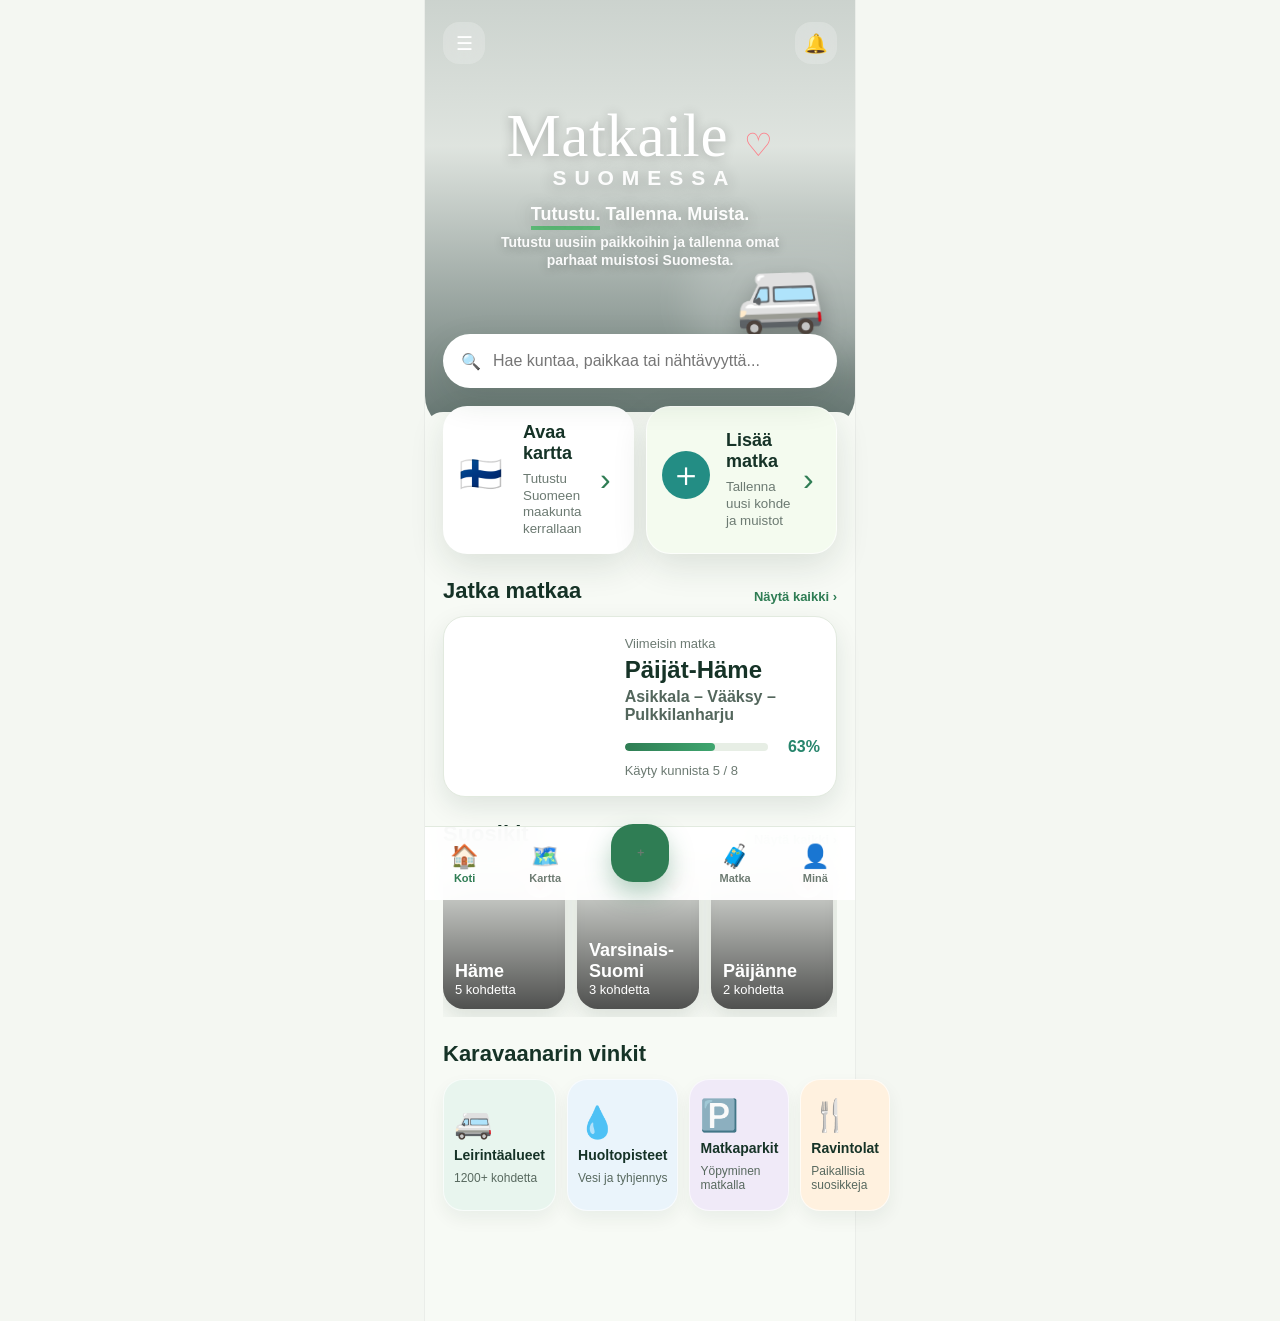
<file: index.html>
<!DOCTYPE html>
<html lang="fi">
<head>
  <meta charset="UTF-8">
  <meta name="viewport" content="width=device-width, initial-scale=1.0, viewport-fit=cover">
  <meta name="theme-color" content="#1f7a4a">
  <title>Matkaile Suomessa</title>
  <link rel="manifest" href="manifest.json">
  <link rel="stylesheet" href="tyylit.css">
</head>
<body>
<div class="app">

<header class="home-hero clean-home">
  <div class="toprow floating-top">
    <button class="icon-btn">☰</button>
    <div></div>
    <button class="icon-btn">🔔</button>
  </div>

  <div class="brand-block">
    <div class="logo-script huge">Matkaile <span class="brand-heart">♡</span></div>
    <div class="logo-sub big">SUOMESSA</div>
    <p><span>Tutustu.</span> Tallenna. Muista.</p>
    <p class="purpose-line">Tutustu uusiin paikkoihin ja tallenna omat parhaat muistosi Suomesta.</p>
  </div>
  <div class="hero-rv" aria-hidden="true">🚐</div>

  <div class="search hero-search"><span>🔍</span><input placeholder="Hae kuntaa, paikkaa tai nähtävyyttä..."></div>
</header>

<main class="content home-content">
  <section class="actions raised">
    <a class="action-card main-action" href="kartta.html">
      <div class="action-ico fin-ico">🇫🇮</div>
      <div><b>Avaa kartta</b><small>Tutustu Suomeen maakunta kerrallaan</small></div>
      <span class="chev">›</span>
    </a>
    <a class="action-card main-action" href="uusi-matka.html">
      <div class="action-ico plus-ico">＋</div>
      <div><b>Lisää matka</b><small>Tallenna uusi kohde ja muistot</small></div>
      <span class="chev">›</span>
    </a>
  </section>

  <section class="section">
    <div class="section-head"><h2>Jatka matkaa</h2><a class="more" href="paivakirja.html">Näytä kaikki ›</a></div>
    <a class="continue-card" href="matka-paijat-hame.html">
      <div class="continue-img" style="background-image:url('https://images.unsplash.com/photo-1500530855697-b586d89ba3ee?auto=format&fit=crop&w=600&q=80')"></div>
      <div class="continue-info">
        <span class="muted">Viimeisin matka</span>
        <h3>Päijät-Häme</h3>
        <p>Asikkala – Vääksy – Pulkkilanharju</p>
        <div class="progress-row"><div class="progress"><i style="width:63%"></i></div><b>63%</b></div>
        <span class="muted">Käyty kunnista 5 / 8</span>
      </div>
    </a>
  </section>

  <section class="section">
    <div class="section-head"><h2>Suosikit</h2><a class="more" href="paivakirja.html">Näytä kaikki ›</a></div>
    <div class="h-scroll">
      <a class="fav-card" href="paijat-hame.html" style="background-image:url('https://images.unsplash.com/photo-1500530855697-b586d89ba3ee?auto=format&fit=crop&w=500&q=80')"><span>❤️</span><b>Häme</b><small>5 kohdetta</small></a>
      <a class="fav-card" href="#" style="background-image:url('https://images.unsplash.com/photo-1507525428034-b723cf961d3e?auto=format&fit=crop&w=500&q=80')"><span>❤️</span><b>Varsinais-Suomi</b><small>3 kohdetta</small></a>
      <a class="fav-card" href="#" style="background-image:url('https://images.unsplash.com/photo-1500534314209-a25ddb2bd429?auto=format&fit=crop&w=500&q=80')"><span>❤️</span><b>Päijänne</b><small>2 kohdetta</small></a>
      <a class="fav-card" href="#" style="background-image:url('https://images.unsplash.com/photo-1483347756197-71ef80e95f73?auto=format&fit=crop&w=500&q=80')"><span>❤️</span><b>Lappi</b><small>1 kohde</small></a>
    </div>
  </section>

  <section class="section">
    <div class="section-head"><h2>Karavaanarin vinkit</h2></div>
    <div class="tip-grid">
      <a class="tip green" href="asikkala.html"><span>🚐</span><b>Leirintäalueet</b><small>1200+ kohdetta</small></a>
      <a class="tip blue" href="asikkala.html"><span>💧</span><b>Huoltopisteet</b><small>Vesi ja tyhjennys</small></a>
      <a class="tip purple" href="asikkala.html"><span>🅿️</span><b>Matkaparkit</b><small>Yöpyminen matkalla</small></a>
      <a class="tip orange" href="asikkala.html"><span>🍴</span><b>Ravintolat</b><small>Paikallisia suosikkeja</small></a>
    </div>
  </section>
</main>

<nav class="bottomnav"><a href="index.html" class="active"><span>🏠</span>Koti</a><a href="kartta.html"><span>🗺️</span>Kartta</a><a href="uusi-matka.html" class="plusnav">＋</a><a href="paivakirja.html"><span>🧳</span>Matka</a><a href="profiili.html"><span>👤</span>Minä</a></nav>
</div>
<script src="data.js"></script>
<script src="sovellus.js"></script>
</body>
</html>
</file>
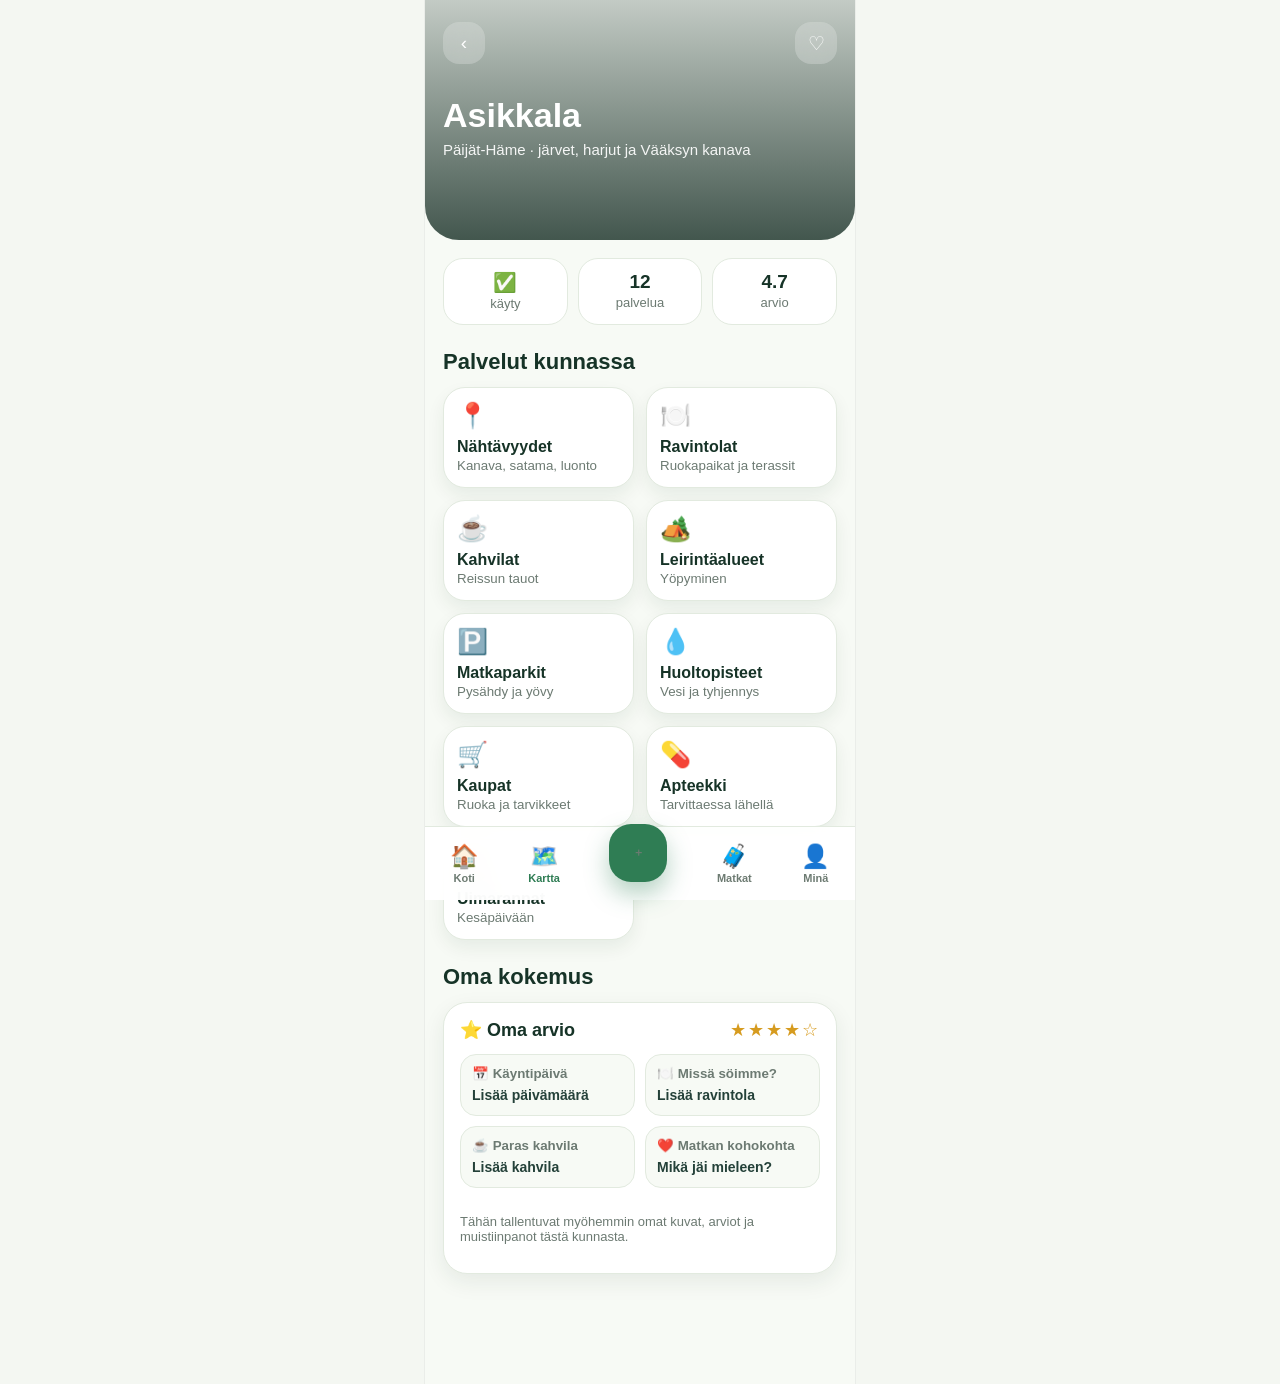
<file: asikkala.html>
<!DOCTYPE html>
<html lang="fi">
<head>
  <meta charset="UTF-8">
  <meta name="viewport" content="width=device-width, initial-scale=1.0">
  <title>Asikkala</title>
  <link rel="stylesheet" href="tyylit.css">
</head>
<body>
<div class="app">

<header class="hero small" style="background-image:linear-gradient(180deg,rgba(10,35,25,.22),rgba(10,35,25,.76)),url('https://images.unsplash.com/photo-1500530855697-b586d89ba3ee?auto=format&fit=crop&w=900&q=80')">
  <div class="toprow"><button class="icon-btn" onclick="history.back()">‹</button><button class="icon-btn">♡</button></div>
  <div class="hero-title"><h1>Asikkala</h1><p>Päijät-Häme · järvet, harjut ja Vääksyn kanava</p></div>
</header>
<main class="content">
  <section class="kpi"><div><b>✅</b><span class="muted">käyty</span></div><div><b>12</b><span class="muted">palvelua</span></div><div><b>4.7</b><span class="muted">arvio</span></div></section>
  <section class="section">
    <div class="section-head"><h2>Palvelut kunnassa</h2></div>
    <div class="grid2">
      <a class="tile" href="#nahtavyydet"><div class="emoji">📍</div><b>Nähtävyydet</b><small>Kanava, satama, luonto</small></a>
      <a class="tile" href="#ravintolat"><div class="emoji">🍽️</div><b>Ravintolat</b><small>Ruokapaikat ja terassit</small></a>
      <a class="tile" href="#kahvilat"><div class="emoji">☕</div><b>Kahvilat</b><small>Reissun tauot</small></a>
      <a class="tile" href="#leirinta"><div class="emoji">🏕️</div><b>Leirintäalueet</b><small>Yöpyminen</small></a>
      <a class="tile" href="#matkaparkit"><div class="emoji">🅿️</div><b>Matkaparkit</b><small>Pysähdy ja yövy</small></a>
      <a class="tile" href="#huolto"><div class="emoji">💧</div><b>Huoltopisteet</b><small>Vesi ja tyhjennys</small></a>
      <a class="tile" href="#kaupat"><div class="emoji">🛒</div><b>Kaupat</b><small>Ruoka ja tarvikkeet</small></a>
      <a class="tile" href="#apteekki"><div class="emoji">💊</div><b>Apteekki</b><small>Tarvittaessa lähellä</small></a>
      <a class="tile" href="#uimarannat"><div class="emoji">🏖️</div><b>Uimarannat</b><small>Kesäpäivään</small></a>
    </div>
  </section>
  <section class="section">
    <div class="section-head"><h2>Oma kokemus</h2></div>
    <div class="card memory-panel">
      <div class="memory-summary"><b>⭐ Oma arvio</b><span>★★★★☆</span></div>
      <div class="memory-fields">
        <div><small>📅 Käyntipäivä</small><b>Lisää päivämäärä</b></div>
        <div><small>🍽️ Missä söimme?</small><b>Lisää ravintola</b></div>
        <div><small>☕ Paras kahvila</small><b>Lisää kahvila</b></div>
        <div><small>❤️ Matkan kohokohta</small><b>Mikä jäi mieleen?</b></div>
      </div>
      <p class="muted">Tähän tallentuvat myöhemmin omat kuvat, arviot ja muistiinpanot tästä kunnasta.</p>
    </div>
  </section>
</main>

<nav class="bottomnav"><a href="index.html" class=""><span>🏠</span>Koti</a><a href="kartta.html" class="active"><span>🗺️</span>Kartta</a><a href="uusi-matka.html" class="plusnav">＋</a><a href="paivakirja.html" class=""><span>🧳</span>Matkat</a><a href="profiili.html" class=""><span>👤</span>Minä</a></nav>
</div>
<script src="data.js"></script>
<script src="sovellus.js"></script>
</body>
</html>
</file>
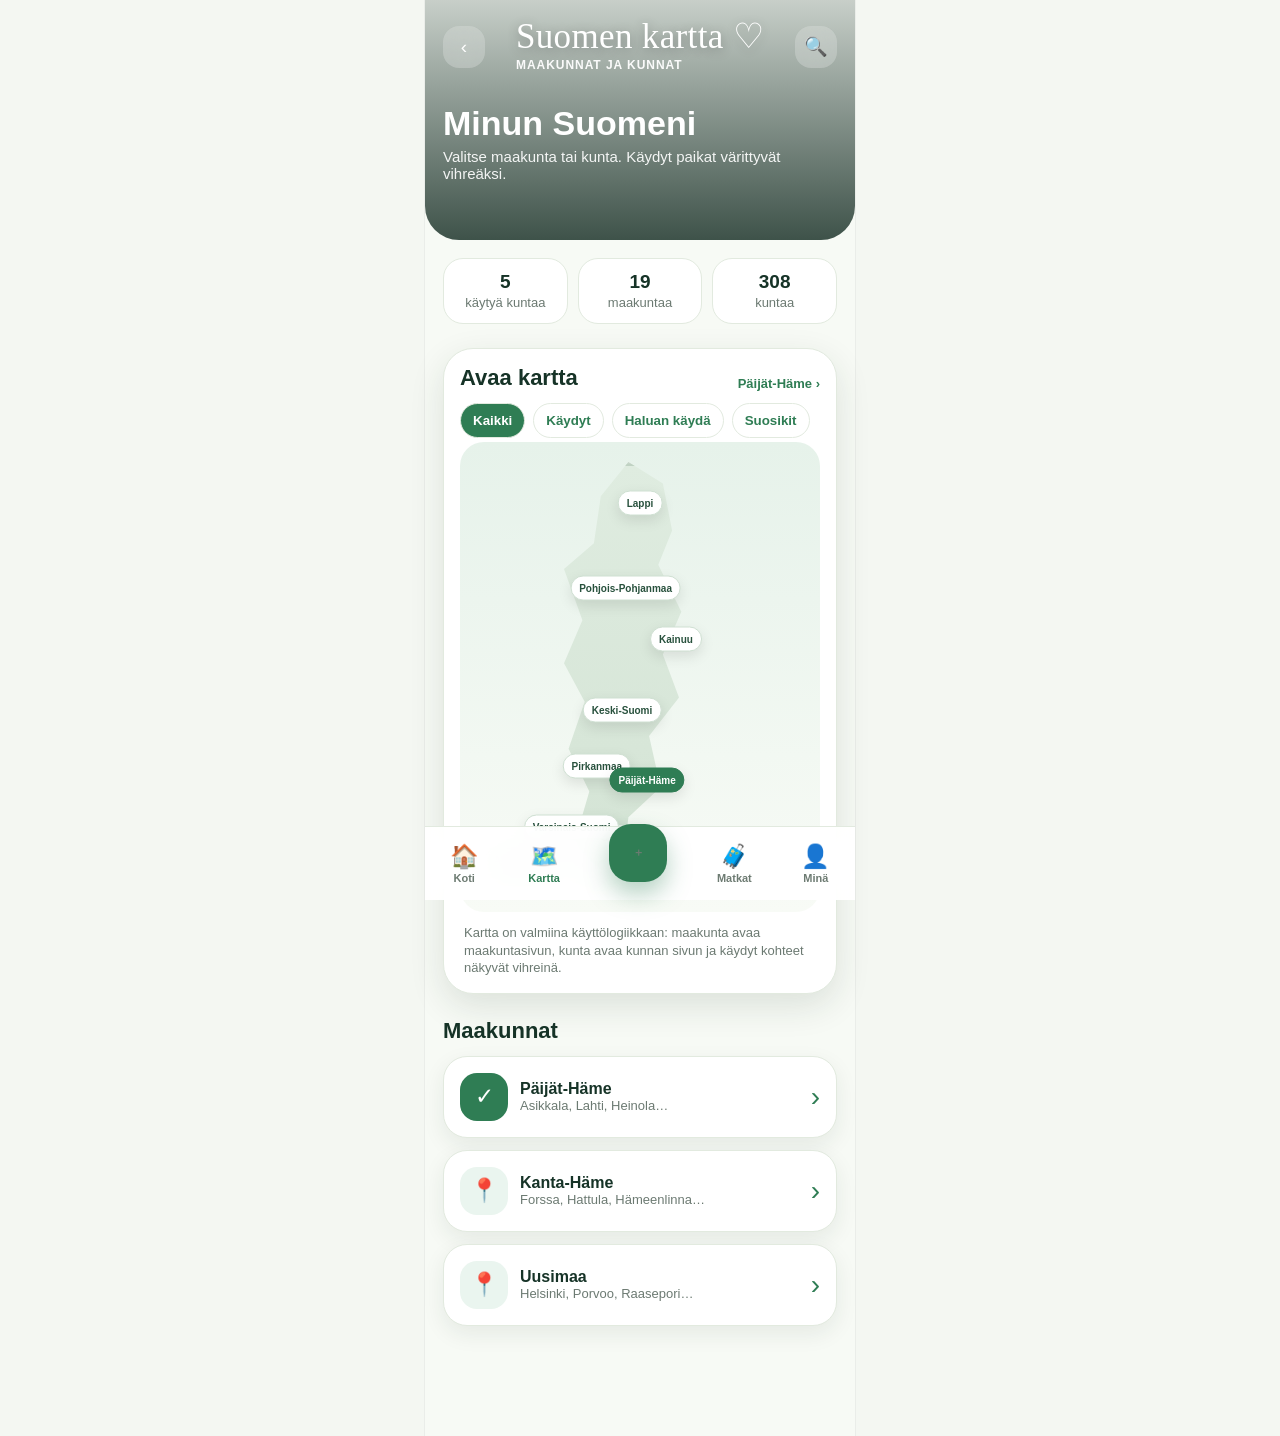
<file: kartta.old.html>
<!DOCTYPE html>
<html lang="fi">
<head>
  <meta charset="UTF-8">
  <meta name="viewport" content="width=device-width, initial-scale=1.0">
  <title>Suomen kartta</title>
  <link rel="stylesheet" href="tyylit.css">
</head>
<body>
<div class="app">
<header class="hero small map-hero">
  <div class="toprow"><button class="icon-btn" onclick="history.back()">‹</button><div><div class="logo-script">Suomen kartta ♡</div><div class="logo-sub">Maakunnat ja kunnat</div></div><button class="icon-btn">🔍</button></div>
  <div class="hero-title"><h1>Minun Suomeni</h1><p>Valitse maakunta tai kunta. Käydyt paikat värittyvät vihreäksi.</p></div>
</header>
<main class="content">
  <section class="kpi">
    <div><b>5</b><span class="muted">käytyä kuntaa</span></div>
    <div><b>19</b><span class="muted">maakuntaa</span></div>
    <div><b>308</b><span class="muted">kuntaa</span></div>
  </section>

  <section class="section mapbox">
    <div class="section-head"><h2>Avaa kartta</h2><a class="more" href="paijat-hame.html">Päijät-Häme ›</a></div>
    <div class="tabs"><button class="tab active">Kaikki</button><button class="tab">Käydyt</button><button class="tab">Haluan käydä</button><button class="tab">Suosikit</button></div>
    <div class="finmap improved-map" aria-label="Suomen kartta">
      <div class="finland-shape"></div>
      <a class="region r-lappi" href="#"><span>Lappi</span></a>
      <a class="region r-pohjois-pohjanmaa" href="#"><span>Pohjois-Pohjanmaa</span></a>
      <a class="region r-kainuu" href="#"><span>Kainuu</span></a>
      <a class="region r-keski-suomi" href="#"><span>Keski-Suomi</span></a>
      <a class="region r-pirkanmaa" href="#"><span>Pirkanmaa</span></a>
      <a class="region r-paijat done" href="paijat-hame.html"><span>Päijät-Häme</span></a>
      <a class="region r-uusimaa" href="#"><span>Uusimaa</span></a>
      <a class="region r-varsinais" href="#"><span>Varsinais-Suomi</span></a>
      <a class="region r-ahvenanmaa" href="#"><span>Ahvenanmaa</span></a>
    </div>
    <p class="muted map-note">Kartta on valmiina käyttölogiikkaan: maakunta avaa maakuntasivun, kunta avaa kunnan sivun ja käydyt kohteet näkyvät vihreinä.</p>
  </section>

  <section class="section">
    <div class="section-head"><h2>Maakunnat</h2></div>
    <div class="list compact-list">
      <a class="card row" href="paijat-hame.html"><div class="round done-dot">✓</div><div><b>Päijät-Häme</b><div class="muted">Asikkala, Lahti, Heinola…</div></div><span class="row-chev">›</span></a>
      <a class="card row" href="#"><div class="round">📍</div><div><b>Kanta-Häme</b><div class="muted">Forssa, Hattula, Hämeenlinna…</div></div><span class="row-chev">›</span></a>
      <a class="card row" href="#"><div class="round">📍</div><div><b>Uusimaa</b><div class="muted">Helsinki, Porvoo, Raasepori…</div></div><span class="row-chev">›</span></a>
    </div>
  </section>
</main>
<nav class="bottomnav"><a href="index.html"><span>🏠</span>Koti</a><a href="kartta.html" class="active"><span>🗺️</span>Kartta</a><a href="uusi-matka.html" class="plusnav">＋</a><a href="paivakirja.html"><span>🧳</span>Matkat</a><a href="profiili.html"><span>👤</span>Minä</a></nav>
</div>
<script src="data.js"></script>
<script src="sovellus.js"></script>
</body>
</html>
</file>
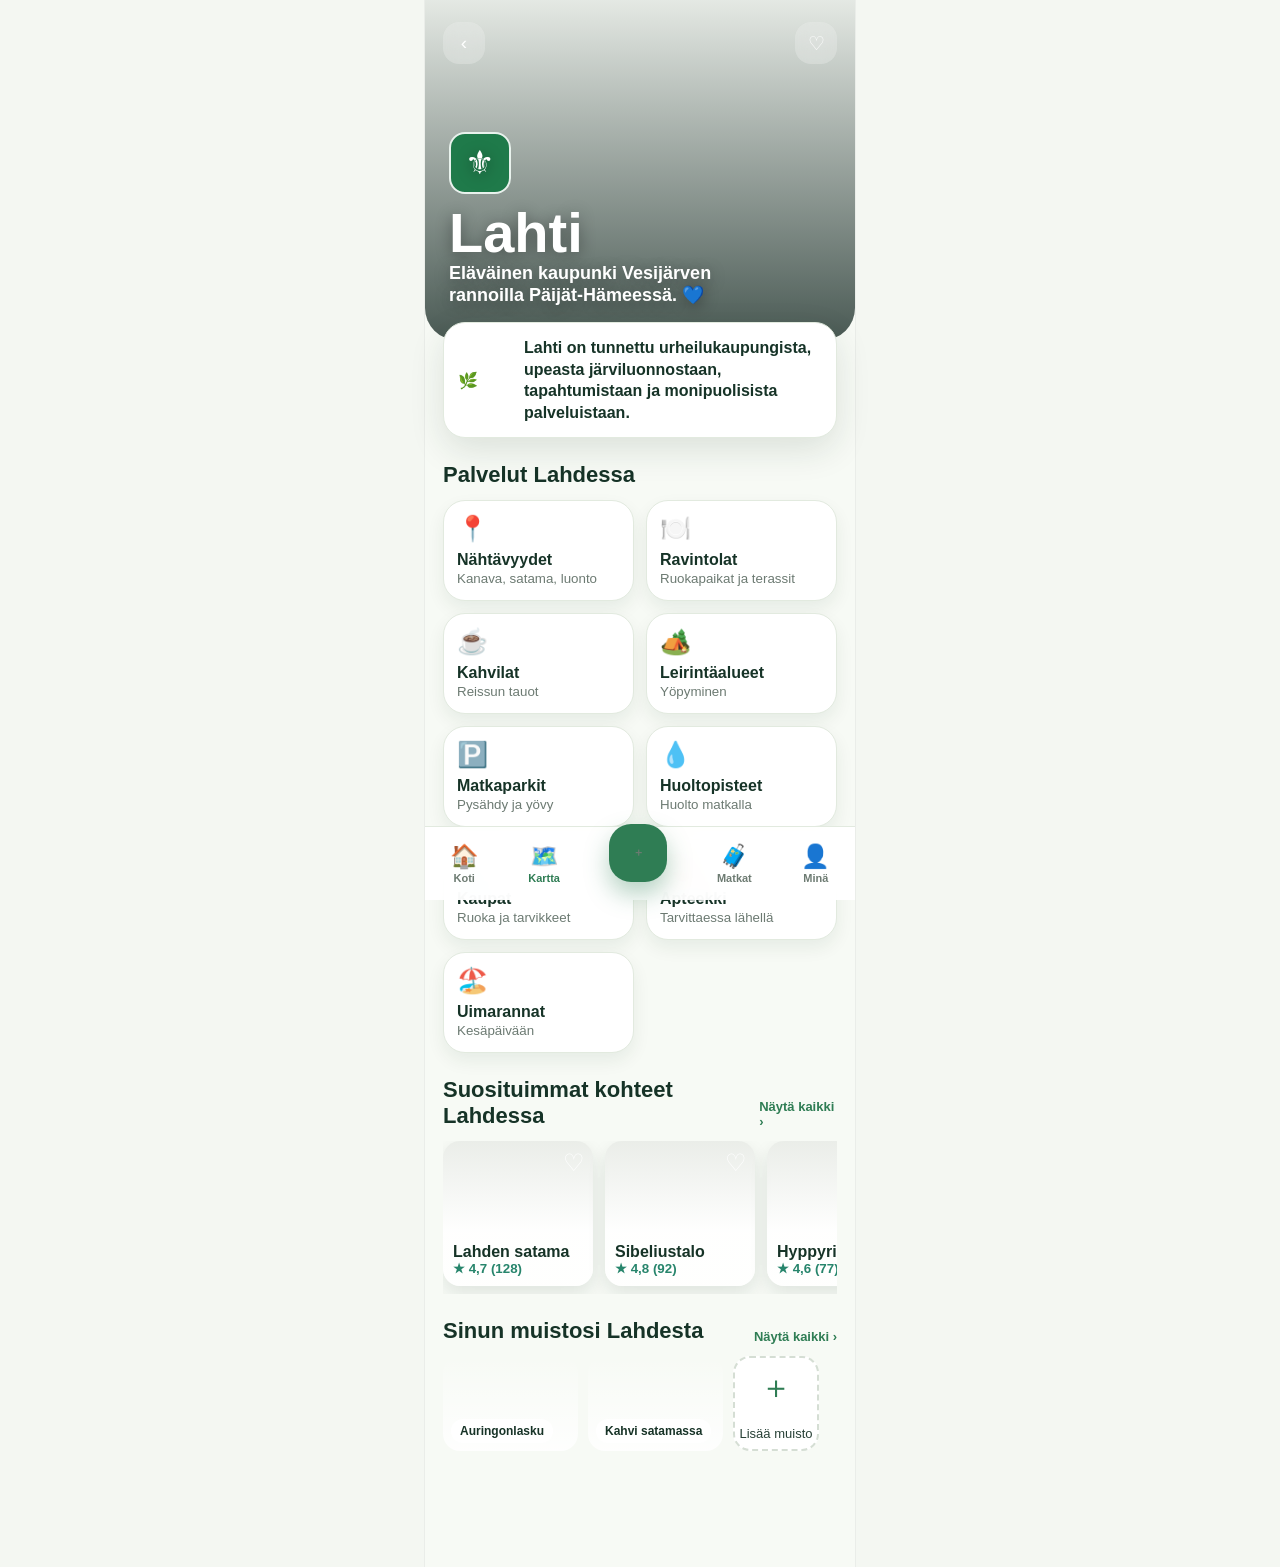
<file: lahti.html>
<!DOCTYPE html>
<html lang="fi">
<head>
  <meta charset="UTF-8">
  <meta name="viewport" content="width=device-width, initial-scale=1.0">
  <title>Lahti</title>
  <link rel="stylesheet" href="tyylit.css">
</head>
<body>
<div class="app">

<header class="city-hero" style="background-image:linear-gradient(180deg,rgba(7,28,22,.08),rgba(7,28,22,.72)),url('https://images.unsplash.com/photo-1500530855697-b586d89ba3ee?auto=format&fit=crop&w=1000&q=85')">
  <div class="toprow"><button class="icon-btn" onclick="history.back()">‹</button><div></div><button class="icon-btn">♡</button></div>
  <div class="city-title"><div class="city-crest">⚜</div><h1>Lahti</h1><p>Eläväinen kaupunki Vesijärven rannoilla Päijät-Hämeessä. 💙</p></div>
</header>
<main class="content">
  <section class="city-note"><div class="round">🌿</div><p>Lahti on tunnettu urheilukaupungista, upeasta järviluonnostaan, tapahtumistaan ja monipuolisista palveluistaan.</p></section>
  <section class="section">
    <div class="section-head"><h2>Palvelut Lahdessa</h2></div>
    <div class="grid2">
      <div class="tile"><div class="emoji">📍</div><b>Nähtävyydet</b><small>Kanava, satama, luonto</small></div>
      <div class="tile"><div class="emoji">🍽️</div><b>Ravintolat</b><small>Ruokapaikat ja terassit</small></div>
      <div class="tile"><div class="emoji">☕</div><b>Kahvilat</b><small>Reissun tauot</small></div>
      <div class="tile"><div class="emoji">🏕️</div><b>Leirintäalueet</b><small>Yöpyminen</small></div>
      <div class="tile"><div class="emoji">🅿️</div><b>Matkaparkit</b><small>Pysähdy ja yövy</small></div>
      <div class="tile"><div class="emoji">💧</div><b>Huoltopisteet</b><small>Huolto matkalla</small></div>
            <div class="tile"><div class="emoji">🛒</div><b>Kaupat</b><small>Ruoka ja tarvikkeet</small></div>
      <div class="tile"><div class="emoji">💊</div><b>Apteekki</b><small>Tarvittaessa lähellä</small></div>
      <div class="tile"><div class="emoji">🏖️</div><b>Uimarannat</b><small>Kesäpäivään</small></div>
    </div>
  </section>
  <section class="section">
    <div class="section-head"><h2>Suosituimmat kohteet Lahdessa</h2><a class="more">Näytä kaikki ›</a></div>
    <div class="h-scroll">
      <div class="place-card" style="background-image:url('https://images.unsplash.com/photo-1500530855697-b586d89ba3ee?auto=format&fit=crop&w=500&q=80')"><span>♡</span><b>Lahden satama</b><small>★ 4,7 (128)</small></div>
      <div class="place-card" style="background-image:url('https://images.unsplash.com/photo-1497366754035-f200968a6e72?auto=format&fit=crop&w=500&q=80')"><span>♡</span><b>Sibeliustalo</b><small>★ 4,8 (92)</small></div>
      <div class="place-card" style="background-image:url('https://images.unsplash.com/photo-1519681393784-d120267933ba?auto=format&fit=crop&w=500&q=80')"><span>♡</span><b>Hyppyrimäet</b><small>★ 4,6 (77)</small></div>
    </div>
  </section>
  <section class="section">
    <div class="section-head"><h2>Sinun muistosi Lahdesta</h2><a class="more">Näytä kaikki ›</a></div>
    <div class="memory-row"><div class="memory" style="background-image:url('https://images.unsplash.com/photo-1500530855697-b586d89ba3ee?auto=format&fit=crop&w=400&q=80')"><b>Auringonlasku</b></div><div class="memory" style="background-image:url('https://images.unsplash.com/photo-1509042239860-f550ce710b93?auto=format&fit=crop&w=400&q=80')"><b>Kahvi satamassa</b></div><a class="add-memory" href="uusi-matka.html">＋<br><span>Lisää muisto</span></a></div>
  </section>
</main>

<nav class="bottomnav"><a href="index.html" class=""><span>🏠</span>Koti</a><a href="kartta.html" class="active"><span>🗺️</span>Kartta</a><a href="uusi-matka.html" class="plusnav">＋</a><a href="paivakirja.html" class=""><span>🧳</span>Matkat</a><a href="profiili.html" class=""><span>👤</span>Minä</a></nav>
</div>
<script src="data.js"></script>
<script src="sovellus.js"></script>
</body>
</html>
</file>
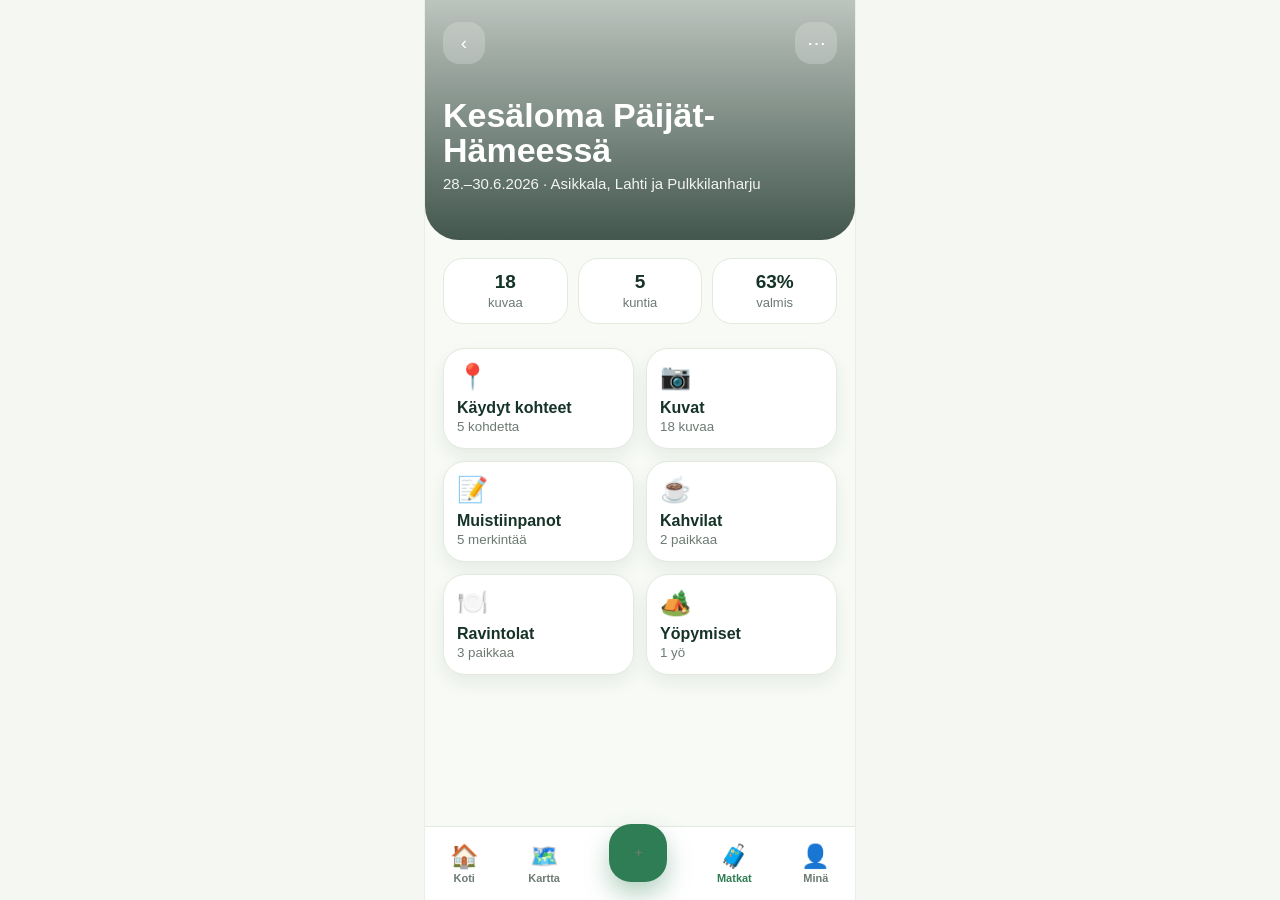
<file: matka-paijat-hame.html>
<!DOCTYPE html>
<html lang="fi">
<head>
  <meta charset="UTF-8">
  <meta name="viewport" content="width=device-width, initial-scale=1.0">
  <title>Matkan sivu</title>
  <link rel="stylesheet" href="tyylit.css">
</head>
<body>
<div class="app">

<header class="hero small" style="background-image:linear-gradient(180deg,rgba(10,35,25,.25),rgba(10,35,25,.76)),url('https://images.unsplash.com/photo-1500530855697-b586d89ba3ee?auto=format&fit=crop&w=900&q=80')">
  <div class="toprow"><button class="icon-btn" onclick="history.back()">‹</button><button class="icon-btn">⋯</button></div>
  <div class="hero-title"><h1>Kesäloma Päijät-Hämeessä</h1><p>28.–30.6.2026 · Asikkala, Lahti ja Pulkkilanharju</p></div>
</header>
<main class="content">
  <section class="kpi"><div><b>18</b><span class="muted">kuvaa</span></div><div><b>5</b><span class="muted">kuntia</span></div><div><b>63%</b><span class="muted">valmis</span></div></section>
  <section class="section grid2">
    <a class="tile" href="asikkala.html"><div class="emoji">📍</div><b>Käydyt kohteet</b><small>5 kohdetta</small></a>
    <div class="tile"><div class="emoji">📷</div><b>Kuvat</b><small>18 kuvaa</small></div>
    <div class="tile"><div class="emoji">📝</div><b>Muistiinpanot</b><small>5 merkintää</small></div>
    <div class="tile"><div class="emoji">☕</div><b>Kahvilat</b><small>2 paikkaa</small></div>
    <div class="tile"><div class="emoji">🍽️</div><b>Ravintolat</b><small>3 paikkaa</small></div>
    <div class="tile"><div class="emoji">🏕️</div><b>Yöpymiset</b><small>1 yö</small></div>
  </section>
</main>

<nav class="bottomnav"><a href="index.html" class=""><span>🏠</span>Koti</a><a href="kartta.html" class=""><span>🗺️</span>Kartta</a><a href="uusi-matka.html" class="plusnav">＋</a><a href="paivakirja.html" class="active"><span>🧳</span>Matkat</a><a href="profiili.html" class=""><span>👤</span>Minä</a></nav>
</div>
<script src="data.js"></script>
<script src="sovellus.js"></script>
</body>
</html>
</file>
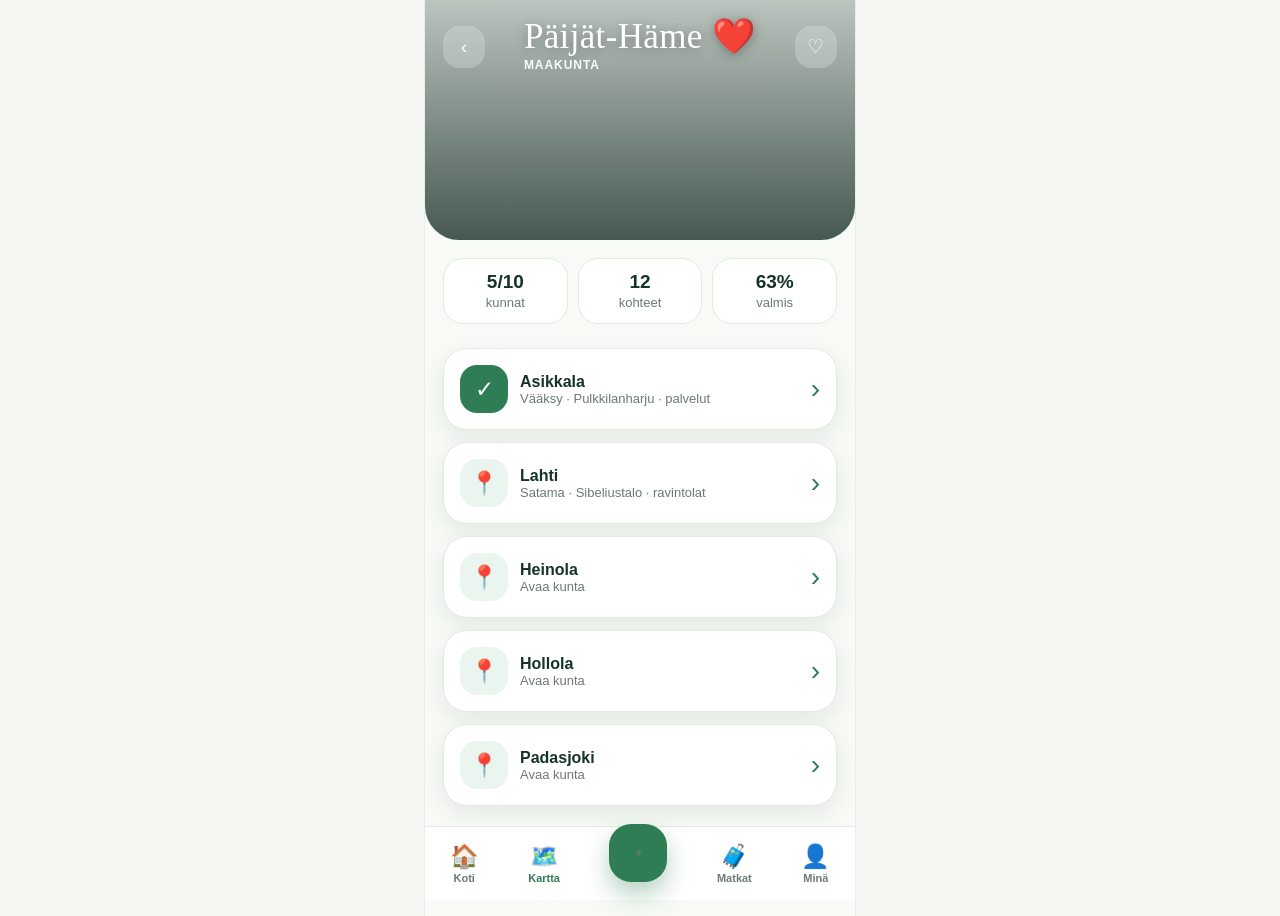
<file: paijat-hame.html>
<!DOCTYPE html>
<html lang="fi">
<head>
  <meta charset="UTF-8">
  <meta name="viewport" content="width=device-width, initial-scale=1.0">
  <title>Päijät-Häme</title>
  <link rel="stylesheet" href="tyylit.css">
</head>
<body>
<div class="app">

<header class="hero small">
  <div class="toprow"><button class="icon-btn" onclick="history.back()">‹</button><div><div class="logo-script">Päijät-Häme ❤️</div><div class="logo-sub">Maakunta</div></div><button class="icon-btn">♡</button></div>
</header>
<main class="content">
  <section class="kpi"><div><b>5/10</b><span class="muted">kunnat</span></div><div><b>12</b><span class="muted">kohteet</span></div><div><b>63%</b><span class="muted">valmis</span></div></section>
  <section class="section list compact-list">
    <a class="card row" href="asikkala.html"><div class="round done-dot">✓</div><div><b>Asikkala</b><div class="muted">Vääksy · Pulkkilanharju · palvelut</div></div><span class="row-chev">›</span></a>
    <a class="card row" href="lahti.html"><div class="round">📍</div><div><b>Lahti</b><div class="muted">Satama · Sibeliustalo · ravintolat</div></div><span class="row-chev">›</span></a>
    <a class="card row" href="#"><div class="round">📍</div><div><b>Heinola</b><div class="muted">Avaa kunta</div></div><span class="row-chev">›</span></a>
    <a class="card row" href="#"><div class="round">📍</div><div><b>Hollola</b><div class="muted">Avaa kunta</div></div><span class="row-chev">›</span></a>
    <a class="card row" href="#"><div class="round">📍</div><div><b>Padasjoki</b><div class="muted">Avaa kunta</div></div><span class="row-chev">›</span></a>
  </section>
</main>

<nav class="bottomnav"><a href="index.html" class=""><span>🏠</span>Koti</a><a href="kartta.html" class="active"><span>🗺️</span>Kartta</a><a href="uusi-matka.html" class="plusnav">＋</a><a href="paivakirja.html" class=""><span>🧳</span>Matkat</a><a href="profiili.html" class=""><span>👤</span>Minä</a></nav>
</div>
<script src="data.js"></script>
<script src="sovellus.js"></script>
</body>
</html>
</file>
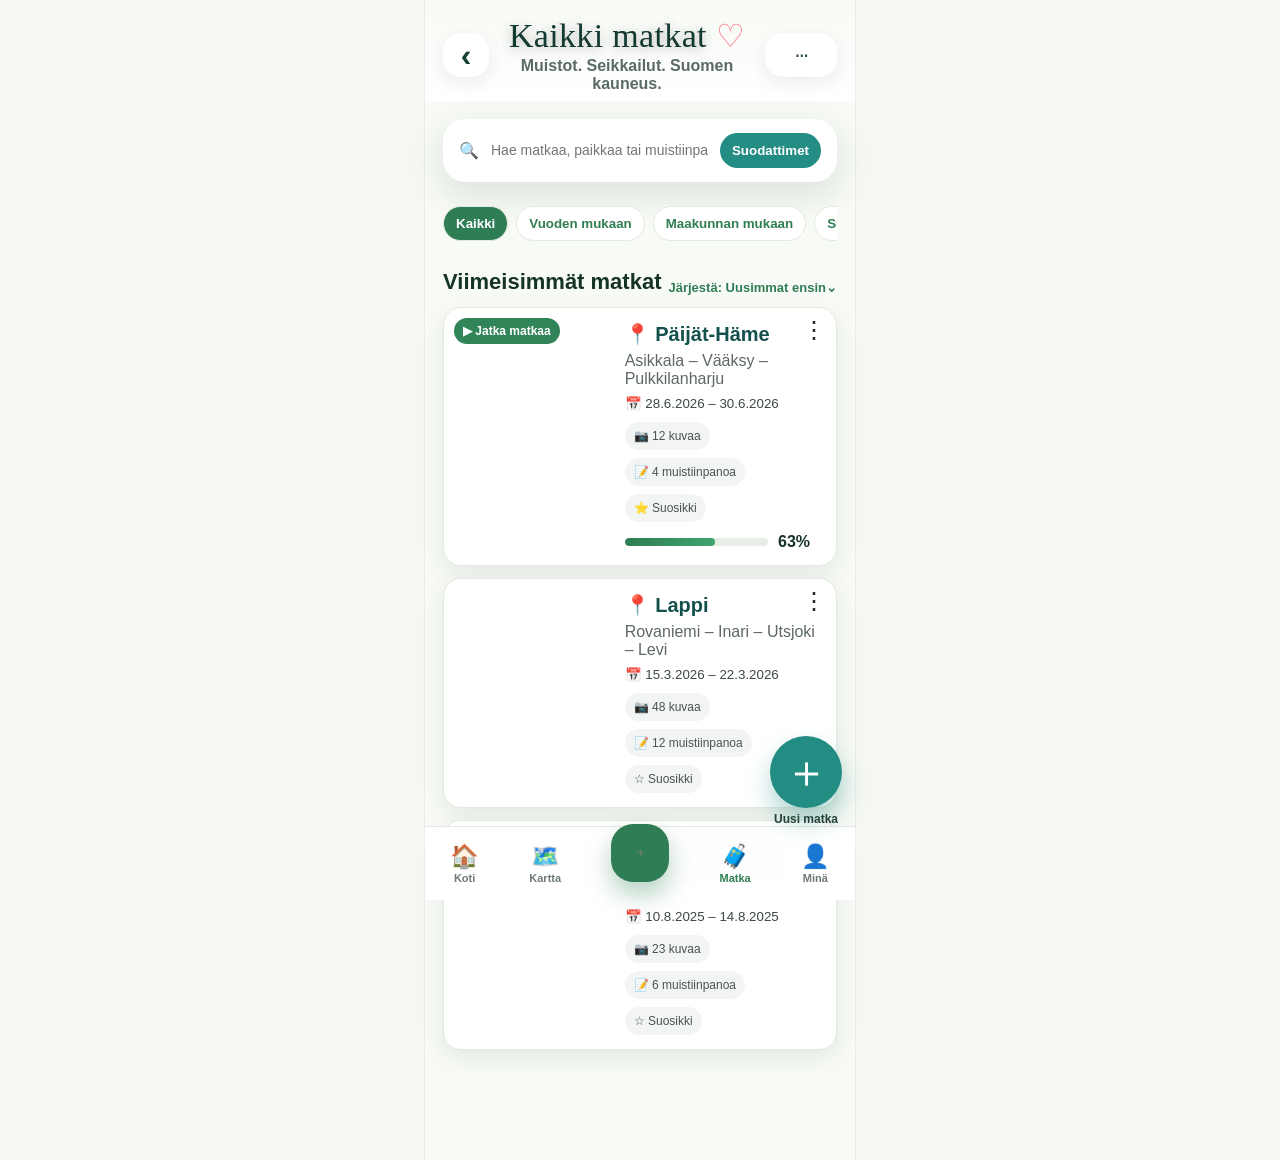
<file: paivakirja.html>
<!DOCTYPE html><html lang="fi"><head><meta charset="UTF-8"><meta name="viewport" content="width=device-width, initial-scale=1.0"><title>Omat matkat</title><link rel="stylesheet" href="tyylit.css"></head><body><div class="app">
<header class="page-top trips-top"><button class="back" onclick="history.back()">‹</button><div><div class="logo-script page-logo">Kaikki matkat <span class="brand-heart">♡</span></div><p>Muistot. Seikkailut. Suomen kauneus.</p></div><button class="round-light">⋯</button></header>
<main class="content">
  <div class="search" style="margin-top:0"><span>🔍</span><input placeholder="Hae matkaa, paikkaa tai muistiinpanoa..."><button class="filter-pill">Suodattimet</button></div>
  <section class="section"><div class="tabs"><button class="tab active">Kaikki</button><button class="tab">Vuoden mukaan</button><button class="tab">Maakunnan mukaan</button><button class="tab">Suosikit ♡</button><button class="tab">🚐 Karavaanimatkat</button></div></section>
  <section class="section"><div class="section-head"><h2>Viimeisimmät matkat</h2><a class="more">Järjestä: Uusimmat ensin⌄</a></div><div class="trip-list-v28">
    <a class="trip-wide" href="matka-paijat-hame.html"><div class="trip-img" style="background-image:url('https://images.unsplash.com/photo-1500530855697-b586d89ba3ee?auto=format&fit=crop&w=500&q=80')"><span>▶ Jatka matkaa</span></div><div class="trip-body"><b>📍 Päijät-Häme</b><p>Asikkala – Vääksy – Pulkkilanharju</p><small>📅 28.6.2026 – 30.6.2026</small><div class="chip-row"><i>📷 12 kuvaa</i><i>📝 4 muistiinpanoa</i><i>⭐ Suosikki</i></div><div class="progress-row"><div class="progress"><em style="width:63%"></em></div><strong>63%</strong></div></div><span class="dots">⋮</span></a>
    <div class="trip-wide"><div class="trip-img" style="background-image:url('https://images.unsplash.com/photo-1483347756197-71ef80e95f73?auto=format&fit=crop&w=500&q=80')"></div><div class="trip-body"><b>📍 Lappi</b><p>Rovaniemi – Inari – Utsjoki – Levi</p><small>📅 15.3.2026 – 22.3.2026</small><div class="chip-row"><i>📷 48 kuvaa</i><i>📝 12 muistiinpanoa</i><i>☆ Suosikki</i></div></div><span class="dots">⋮</span></div>
    <div class="trip-wide"><div class="trip-img" style="background-image:url('https://images.unsplash.com/photo-1507525428034-b723cf961d3e?auto=format&fit=crop&w=500&q=80')"></div><div class="trip-body"><b>📍 Ahvenanmaa</b><p>Maarianhamina – Föglö – Kökar</p><small>📅 10.8.2025 – 14.8.2025</small><div class="chip-row"><i>📷 23 kuvaa</i><i>📝 6 muistiinpanoa</i><i>☆ Suosikki</i></div></div><span class="dots">⋮</span></div>
  </div></section>
</main><a class="floating-add" href="uusi-matka.html">＋<small>Uusi matka</small></a>
<nav class="bottomnav"><a href="index.html"><span>🏠</span>Koti</a><a href="kartta.html"><span>🗺️</span>Kartta</a><a href="uusi-matka.html" class="plusnav">＋</a><a href="paivakirja.html" class="active"><span>🧳</span>Matka</a><a href="profiili.html"><span>👤</span>Minä</a></nav>
</div><script src="data.js"></script><script src="sovellus.js"></script></body></html>
</file>
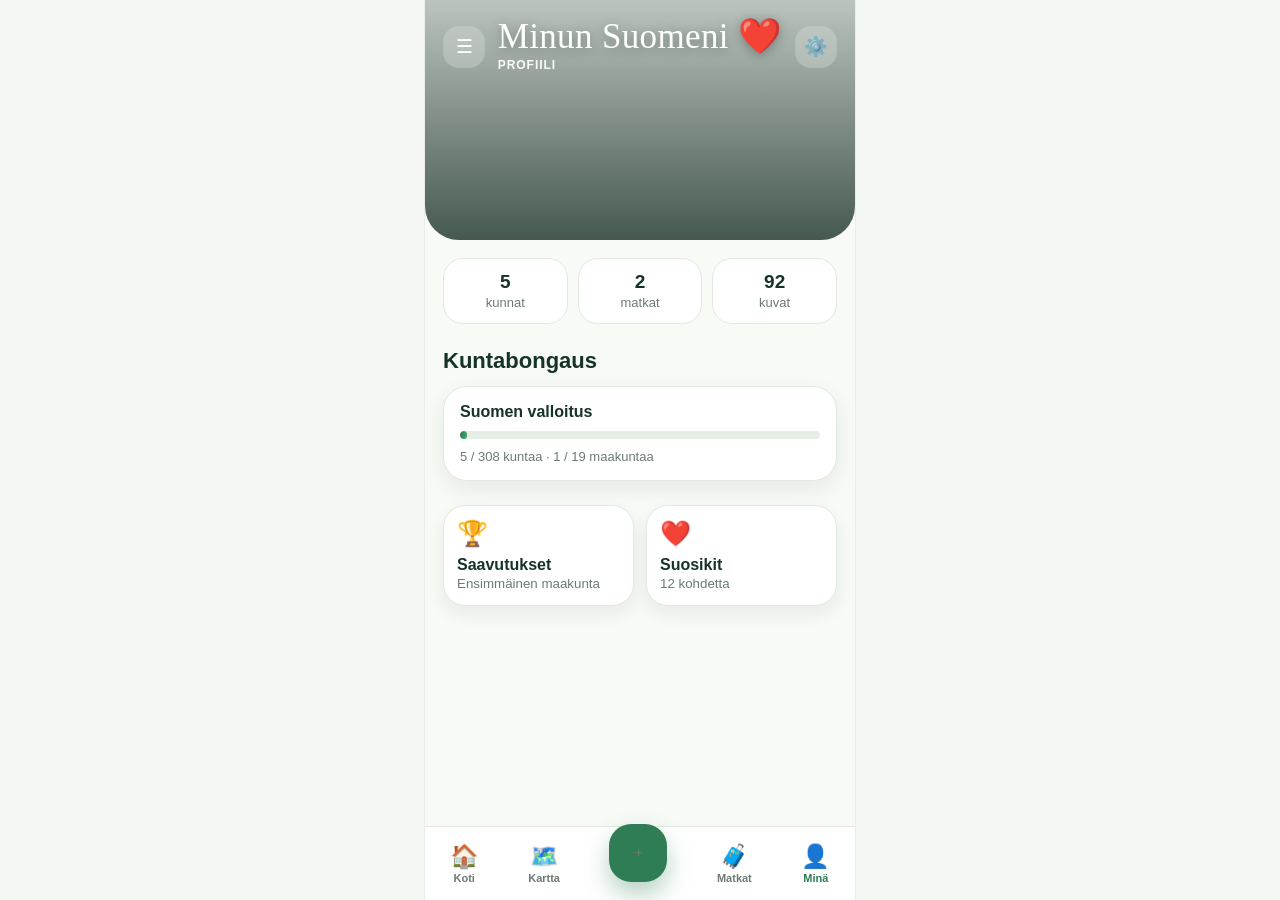
<file: profiili.html>
<!DOCTYPE html>
<html lang="fi">
<head>
  <meta charset="UTF-8">
  <meta name="viewport" content="width=device-width, initial-scale=1.0">
  <title>Profiili</title>
  <link rel="stylesheet" href="tyylit.css">
</head>
<body>
<div class="app">

<header class="hero small">
  <div class="toprow"><button class="icon-btn">☰</button><div><div class="logo-script">Minun Suomeni ❤️</div><div class="logo-sub">Profiili</div></div><button class="icon-btn">⚙️</button></div>
</header>
<main class="content">
  <section class="kpi"><div><b>5</b><span class="muted">kunnat</span></div><div><b>2</b><span class="muted">matkat</span></div><div><b>92</b><span class="muted">kuvat</span></div></section>
  <section class="section">
    <div class="section-head"><h2>Kuntabongaus</h2></div>
    <div class="card">
      <b>Suomen valloitus</b>
      <div class="progress"><i style="width:2%"></i></div>
      <div class="muted">5 / 308 kuntaa · 1 / 19 maakuntaa</div>
    </div>
  </section>
  <section class="section grid2">
    <div class="tile"><div class="emoji">🏆</div><b>Saavutukset</b><small>Ensimmäinen maakunta</small></div>
    <div class="tile"><div class="emoji">❤️</div><b>Suosikit</b><small>12 kohdetta</small></div>
  </section>
</main>

<nav class="bottomnav"><a href="index.html" class=""><span>🏠</span>Koti</a><a href="kartta.html" class=""><span>🗺️</span>Kartta</a><a href="uusi-matka.html" class="plusnav">＋</a><a href="paivakirja.html" class=""><span>🧳</span>Matkat</a><a href="profiili.html" class="active"><span>👤</span>Minä</a></nav>
</div>
<script src="data.js"></script>
<script src="sovellus.js"></script>
</body>
</html>
</file>
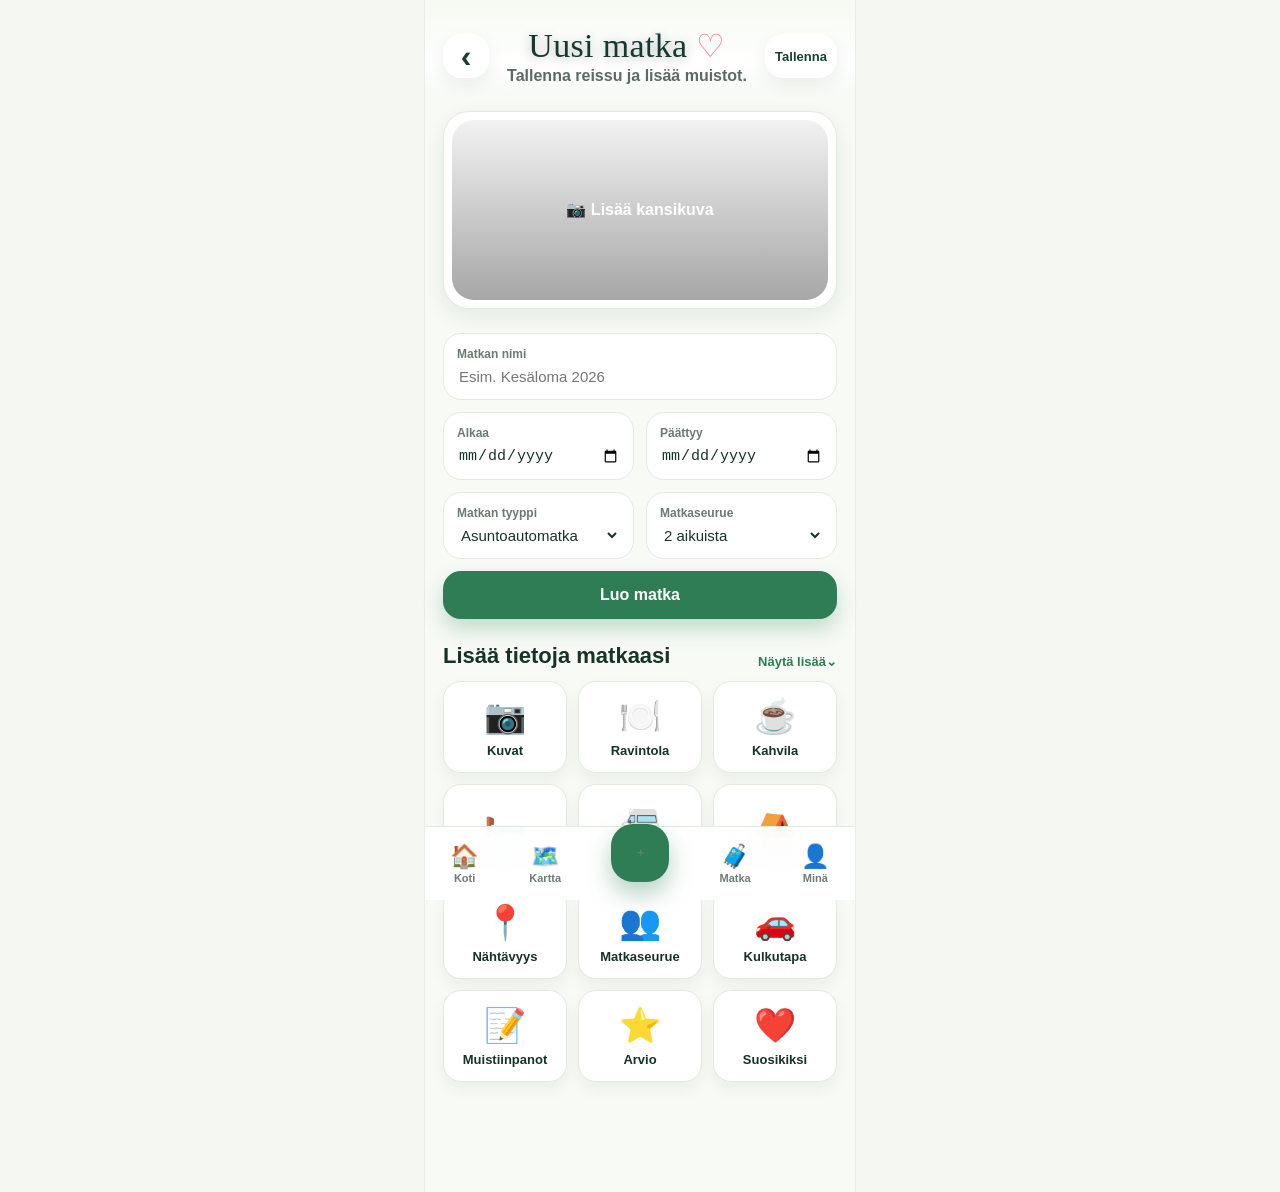
<file: uusi-matka.html>
<!DOCTYPE html>
<html lang="fi">
<head>
  <meta charset="UTF-8">
  <meta name="viewport" content="width=device-width, initial-scale=1.0">
  <title>Uusi matka</title>
  <link rel="stylesheet" href="tyylit.css">
</head>
<body>
<div class="app">
<header class="page-top soft-top">
  <button class="back" onclick="history.back()">‹</button>
  <div><div class="logo-script page-logo">Uusi matka <span class="brand-heart">♡</span></div><p>Tallenna reissu ja lisää muistot.</p></div>
  <button class="round-light">Tallenna</button>
</header>
<main class="content">
  <section class="card new-cover">
    <div class="photo" style="min-height:180px;display:grid;place-items:center;color:#fff;font-weight:900;background-image:linear-gradient(180deg,rgba(0,0,0,.05),rgba(0,0,0,.35)),url('https://images.unsplash.com/photo-1500530855697-b586d89ba3ee?auto=format&fit=crop&w=700&q=80')">📷 Lisää kansikuva</div>
  </section>
  <section class="section form">
    <div class="field"><label>Matkan nimi</label><input id="tripName" placeholder="Esim. Kesäloma 2026"></div>
    <div class="grid2"><div class="field"><label>Alkaa</label><input type="date"></div><div class="field"><label>Päättyy</label><input type="date"></div></div>
    <div class="grid2"><div class="field"><label>Matkan tyyppi</label><select><option>Asuntoautomatka</option><option>Päiväretki</option><option>Viikonloppu</option></select></div><div class="field"><label>Matkaseurue</label><select><option>2 aikuista</option><option>Perhe</option><option>Yksin</option></select></div></div>
    <button class="primary" onclick="saveTrip()">Luo matka</button>
  </section>

  <section class="section">
    <div class="section-head"><h2>Lisää tietoja matkaasi</h2><a class="more">Näytä lisää⌄</a></div>
    <div class="quick-grid quick-grid-trip">
      <a class="quick" href="#"><span>📷</span><b>Kuvat</b></a>
      <a class="quick" href="#"><span>🍽️</span><b>Ravintola</b></a>
      <a class="quick" href="#"><span>☕</span><b>Kahvila</b></a>
      <a class="quick" href="#"><span>🛏️</span><b>Yöpyminen</b></a>
      <a class="quick" href="#"><span>🚐</span><b>Matkaparkki</b></a>
      <a class="quick" href="#"><span>⛺</span><b>Leirintäalue</b></a>
      <a class="quick" href="#"><span>📍</span><b>Nähtävyys</b></a>
      <a class="quick" href="#"><span>👥</span><b>Matkaseurue</b></a>
      <a class="quick" href="#"><span>🚗</span><b>Kulkutapa</b></a>
      <a class="quick" href="#"><span>📝</span><b>Muistiinpanot</b></a>
      <a class="quick" href="#"><span>⭐</span><b>Arvio</b></a>
      <a class="quick" href="#"><span>❤️</span><b>Suosikiksi</b></a>
    </div>
  </section>
</main>
<nav class="bottomnav"><a href="index.html"><span>🏠</span>Koti</a><a href="kartta.html"><span>🗺️</span>Kartta</a><a href="uusi-matka.html" class="plusnav">＋</a><a href="paivakirja.html"><span>🧳</span>Matka</a><a href="profiili.html"><span>👤</span>Minä</a></nav>
</div><script src="data.js"></script><script src="sovellus.js"></script>
</body></html>
</file>
<file: tyylit.css>
:root{
  --green:#2f7d54;--green2:#3fa66f;--dark:#163327;--muted:#6c7a72;--bg:#f4f7f2;--card:#ffffff;
  --gold:#e8b84c;--line:#e2eadf;--shadow:0 12px 35px rgba(21,50,35,.12);
}
*{box-sizing:border-box}
body{margin:0;background:var(--bg);font-family:-apple-system,BlinkMacSystemFont,"Segoe UI",Roboto,Arial,sans-serif;color:var(--dark)}
a{text-decoration:none;color:inherit}
.app{max-width:430px;margin:0 auto;min-height:100vh;background:#f7faf5;position:relative;padding-bottom:92px;box-shadow:0 0 0 1px rgba(0,0,0,.04)}
.hero{
  min-height:330px;padding:22px 18px 24px;border-radius:0 0 34px 34px;position:relative;overflow:hidden;color:#fff;
  background:linear-gradient(180deg,rgba(10,35,25,.25),rgba(10,35,25,.75)),url('https://images.unsplash.com/photo-1500530855697-b586d89ba3ee?auto=format&fit=crop&w=900&q=80') center/cover;
}
.hero.small{min-height:240px}
.toprow{display:flex;align-items:center;justify-content:space-between;gap:10px}
.logo-script{font-family:"Brush Script MT","Segoe Script",cursive;font-size:35px;line-height:.85;text-shadow:0 2px 12px rgba(0,0,0,.3)}
.logo-script span{font-family:inherit;font-size:32px}
.logo-sub{font-size:12px;font-weight:700;letter-spacing:.08em;text-transform:uppercase;margin-top:6px;opacity:.95}
.icon-btn{width:42px;height:42px;border:0;border-radius:16px;background:rgba(255,255,255,.22);color:#fff;font-size:19px;backdrop-filter:blur(10px)}
.hero-title{margin-top:34px}
.hero h1{font-size:34px;line-height:1.02;margin:8px 0 8px}
.hero p{margin:0;color:rgba(255,255,255,.92);font-size:15px}
.search{display:flex;align-items:center;gap:10px;background:#fff;color:#263b31;border-radius:22px;margin-top:22px;padding:14px 16px;box-shadow:var(--shadow)}
.search input{border:0;outline:0;width:100%;font-size:14px;background:transparent}
.content{padding:18px}
.actions{display:grid;grid-template-columns:1fr 1fr;gap:12px;margin-top:-32px;position:relative;z-index:2}
.action-card{background:var(--card);border-radius:24px;padding:18px;box-shadow:var(--shadow);min-height:104px;border:1px solid rgba(255,255,255,.75)}
.action-card b{display:block;font-size:18px;margin-bottom:7px}.action-card small{color:var(--muted);line-height:1.25}
.action-ico{font-size:28px;margin-bottom:10px}
.section{margin-top:24px}
.section-head{display:flex;justify-content:space-between;align-items:end;margin-bottom:12px}
.section h2{font-size:22px;margin:0}.section a.more{color:var(--green);font-weight:800;font-size:13px}
.card{background:#fff;border-radius:24px;padding:16px;box-shadow:0 8px 22px rgba(21,50,35,.08);border:1px solid var(--line)}
.trip-card{display:grid;grid-template-columns:98px 1fr;gap:14px;align-items:stretch}
.photo{border-radius:18px;background:linear-gradient(135deg,#9ec6a7,#dce8d2);overflow:hidden;min-height:98px;background-size:cover;background-position:center}
.badge{display:inline-flex;align-items:center;gap:5px;background:#eaf5ef;color:var(--green);padding:6px 9px;border-radius:999px;font-size:12px;font-weight:800}
.muted{color:var(--muted);font-size:13px}.progress{height:8px;background:#e7eee5;border-radius:99px;overflow:hidden;margin:10px 0}
.progress i{display:block;height:100%;background:linear-gradient(90deg,var(--green),var(--green2));border-radius:99px}
.grid2{display:grid;grid-template-columns:1fr 1fr;gap:12px}
.tile{background:#fff;border-radius:22px;padding:13px;min-height:96px;box-shadow:0 8px 18px rgba(21,50,35,.07);border:1px solid var(--line)}
.tile .emoji{font-size:25px}.tile b{display:block;margin-top:8px}.tile small{color:var(--muted)}
.img-tile{min-height:112px;color:#fff;display:flex;align-items:flex-end;position:relative;overflow:hidden;background-size:cover;background-position:center}
.img-tile:before{content:"";position:absolute;inset:0;background:linear-gradient(180deg,transparent,rgba(0,0,0,.58))}
.img-tile > div{position:relative;z-index:1}
.list{display:grid;gap:12px}.row{display:flex;gap:12px;align-items:center}.row .round{width:48px;height:48px;border-radius:17px;background:#eaf5ef;display:grid;place-items:center;font-size:23px}
.kpi{display:grid;grid-template-columns:repeat(3,1fr);gap:10px}.kpi div{background:#fff;border-radius:20px;padding:12px;text-align:center;border:1px solid var(--line)}.kpi b{font-size:19px;display:block}
.tabs{display:flex;gap:8px;overflow:auto;padding-bottom:4px}.tab{border:1px solid var(--line);background:#fff;border-radius:999px;padding:9px 12px;font-weight:800;color:var(--green);white-space:nowrap}.tab.active{background:var(--green);color:#fff}
.mapbox{background:#fff;border-radius:30px;padding:16px;box-shadow:var(--shadow);border:1px solid var(--line)}
.finmap{width:100%;height:420px;background:linear-gradient(#eaf5ef,#f8fbf6);border-radius:24px;position:relative;overflow:hidden}
.finland-shape{position:absolute;inset:20px 64px 22px 62px;background:#e1eadf;clip-path:polygon(48% 0,63% 5%,67% 16%,61% 24%,71% 35%,63% 45%,70% 55%,57% 64%,62% 76%,48% 83%,45% 96%,33% 100%,25% 88%,31% 77%,22% 67%,29% 56%,20% 47%,28% 37%,20% 25%,33% 19%,36% 8%);border:2px solid #c6d5c8}
.marker{position:absolute;transform:translate(-50%,-50%);background:#fff;border:2px solid var(--green);color:var(--green);font-weight:900;border-radius:999px;padding:7px 9px;font-size:11px;box-shadow:0 4px 12px rgba(0,0,0,.12)}
.marker.done{background:var(--green);color:#fff}.marker.gold{background:var(--gold);border-color:#d09d23;color:#fff}
.form{display:grid;gap:12px}.field{background:#fff;border:1px solid var(--line);border-radius:18px;padding:13px}.field label{display:block;font-size:12px;color:var(--muted);font-weight:800;margin-bottom:6px}.field input,.field textarea,.field select{border:0;outline:0;width:100%;font-size:15px;background:transparent;color:var(--dark)}
.primary{border:0;background:var(--green);color:#fff;font-weight:900;border-radius:18px;padding:15px;font-size:16px;box-shadow:0 10px 20px rgba(47,125,84,.25)}
.bottomnav{position:fixed;left:50%;transform:translateX(-50%);bottom:0;width:min(430px,100%);height:74px;background:rgba(255,255,255,.94);display:flex;justify-content:space-around;align-items:center;border-top:1px solid var(--line);backdrop-filter:blur(16px);z-index:10}
.bottomnav a{font-size:11px;color:#6d7b72;text-align:center;font-weight:800}.bottomnav a span{display:block;font-size:23px;margin-bottom:2px}.bottomnav .active{color:var(--green)}
.plusnav{width:58px;height:58px;background:var(--green);color:white;border-radius:22px;margin-top:-22px;display:grid;place-items:center;font-size:31px;box-shadow:0 12px 25px rgba(47,125,84,.35)}
@media(max-width:390px){.hero h1{font-size:30px}.logo-script{font-size:31px}.content{padding:14px}.actions{gap:10px}.action-card{padding:15px}.finmap{height:390px}}

/* v27 – sovellusmainen etusivu omien suunnitelmakuvien pohjalta */
.home-hero{
  min-height:430px;
  padding:22px 18px 34px;
  border-radius:0 0 34px 34px;
  position:relative;
  overflow:hidden;
  color:#fff;
  background:
    linear-gradient(180deg,rgba(6,29,23,.08) 0%,rgba(6,29,23,.16) 42%,rgba(6,29,23,.72) 100%),
    url('https://images.unsplash.com/photo-1500530855697-b586d89ba3ee?auto=format&fit=crop&w=1000&q=85') center/cover;
}
.home-hero:after{
  content:"";position:absolute;right:-40px;bottom:70px;width:210px;height:120px;
  background:rgba(255,255,255,.16);border-radius:80px;filter:blur(18px)
}
.floating-top{position:relative;z-index:2}.brand-block{position:relative;z-index:2;text-align:center;margin-top:54px;text-shadow:0 3px 18px rgba(0,0,0,.35)}
.logo-script.huge{font-size:66px;line-height:.78;color:#fff}.logo-sub.big{font-size:22px;letter-spacing:.42em;margin-left:.42em}.brand-block p{font-size:18px;font-weight:700;margin:14px 0 0;color:rgba(255,255,255,.96)}
.hero-search{position:absolute;z-index:4;left:18px;right:18px;bottom:42px;margin:0;border-radius:28px;padding:17px 18px}.hero-search input{font-size:16px}
.home-content{padding-top:0}.actions.raised{margin-top:-24px}.main-action{display:grid;grid-template-columns:52px 1fr 18px;align-items:center;gap:12px;min-height:98px;padding:15px}.main-action b{font-size:18px}.main-action small{display:block}.chev{font-size:32px;color:var(--green);font-weight:300}.fin-ico{font-size:35px}.plus-ico{width:48px;height:48px;background:#238d84;color:#fff;border-radius:50%;display:grid;place-items:center;font-size:34px;font-weight:300}
.continue-card{display:grid;grid-template-columns:42% 1fr;background:#fff;border-radius:22px;overflow:hidden;box-shadow:0 10px 26px rgba(21,50,35,.10);border:1px solid var(--line)}
.continue-img{min-height:126px;background-size:cover;background-position:center}.continue-info{padding:17px 16px}.continue-info h3{margin:4px 0;font-size:24px}.continue-info p{margin:0 0 9px;color:#53665c;font-weight:600}.progress-row{display:grid;grid-template-columns:1fr 42px;gap:10px;align-items:center}.progress-row b{color:#27856c;text-align:right}
.quick-grid{display:grid;grid-template-columns:repeat(4,1fr);gap:11px}.quick{background:#fff;border:1px solid var(--line);border-radius:18px;min-height:92px;display:flex;flex-direction:column;align-items:center;justify-content:center;gap:8px;box-shadow:0 7px 16px rgba(21,50,35,.055);font-size:12px;text-align:center}.quick span{font-size:34px}.quick b{font-size:13px;line-height:1.1}
.h-scroll{display:flex;gap:12px;overflow:auto;padding-bottom:8px;scroll-snap-type:x mandatory}.h-scroll::-webkit-scrollbar{display:none}.fav-card{scroll-snap-align:start;flex:0 0 122px;height:150px;border-radius:21px;padding:12px;color:#fff;background-size:cover;background-position:center;position:relative;display:flex;flex-direction:column;justify-content:flex-end;overflow:hidden;box-shadow:0 10px 22px rgba(21,50,35,.12)}.fav-card:before{content:"";position:absolute;inset:0;background:linear-gradient(180deg,rgba(0,0,0,.05),rgba(0,0,0,.68))}.fav-card>*{position:relative;z-index:1}.fav-card span{position:absolute;right:10px;top:9px;background:#fff;border-radius:50%;width:30px;height:30px;display:grid;place-items:center}.fav-card b{font-size:18px}.fav-card small{font-size:13px;color:#fff}
.tip-grid{display:grid;grid-template-columns:repeat(4,1fr);gap:11px}.tip{min-height:132px;border-radius:20px;padding:13px 10px;display:flex;flex-direction:column;justify-content:center;gap:7px;box-shadow:0 8px 18px rgba(21,50,35,.06);border:1px solid rgba(255,255,255,.7)}.tip span{font-size:31px}.tip b{font-size:14px;line-height:1.1}.tip small{font-size:12px;color:#58695f}.tip.green{background:#e8f5ee}.tip.blue{background:#eaf4fb}.tip.purple{background:#f0eaf8}.tip.orange{background:#fff1df}
@media(max-width:390px){.logo-script.huge{font-size:55px}.logo-sub.big{font-size:18px}.quick-grid{gap:8px}.quick{min-height:84px}.quick span{font-size:29px}.tip-grid{grid-template-columns:repeat(2,1fr)}.tip{min-height:96px}.main-action{grid-template-columns:42px 1fr 14px}.continue-info h3{font-size:20px}}
.city-hero{min-height:340px;padding:22px 18px 28px;border-radius:0 0 32px 32px;position:relative;overflow:hidden;color:#fff;background-size:cover;background-position:center}.city-title{position:absolute;left:24px;right:20px;bottom:34px;text-shadow:0 3px 16px rgba(0,0,0,.4)}.city-title h1{font-size:56px;margin:0 0 4px;line-height:.95}.city-title p{font-size:18px;font-weight:700;margin:0;max-width:340px}.city-crest{width:62px;height:62px;border-radius:16px;background:#1f7a4a;display:grid;place-items:center;font-size:33px;border:2px solid rgba(255,255,255,.9);margin-bottom:12px}.city-note{margin-top:-36px;position:relative;z-index:2;background:#fff;border-radius:22px;padding:14px;display:grid;grid-template-columns:54px 1fr;gap:12px;align-items:center;box-shadow:var(--shadow);border:1px solid var(--line)}.city-note p{margin:0;font-weight:650;line-height:1.35}.place-card{flex:0 0 150px;height:145px;border-radius:17px;background-size:cover;background-position:center;position:relative;overflow:hidden;padding:10px;display:flex;flex-direction:column;justify-content:flex-end;box-shadow:0 8px 18px rgba(21,50,35,.1)}.place-card:before{content:"";position:absolute;inset:0;background:linear-gradient(180deg,rgba(0,0,0,.05),rgba(255,255,255,.94) 63%)}.place-card>*{position:relative;z-index:1}.place-card span{position:absolute;top:8px;right:8px;color:#fff;font-size:24px}.place-card small{color:#27856c;font-weight:700}.memory-row{display:flex;gap:10px;overflow:auto;padding-bottom:6px}.memory{flex:0 0 135px;height:95px;border-radius:17px;background-size:cover;background-position:center;display:flex;align-items:flex-end;padding:8px;position:relative;overflow:hidden;color:#173327}.memory:before{content:"";position:absolute;inset:0;background:linear-gradient(180deg,transparent,rgba(255,255,255,.88))}.memory b{position:relative;background:#fff;border-radius:999px;padding:5px 9px;font-size:12px}.add-memory{flex:0 0 86px;border:2px dashed #d5ded4;border-radius:17px;display:grid;place-items:center;text-align:center;color:var(--green);font-size:32px;background:#fff}.add-memory span{font-size:13px;color:#274036}

/* v28 – Matkaile Suomessa: yhtenäinen sovellusmainen tavoiteilme */
@import url('https://fonts.googleapis.com/css2?family=Pacifico&display=swap');
.logo-script{font-family:'Pacifico','Brush Script MT','Segoe Script',cursive;font-weight:400;letter-spacing:.01em}
.brand-heart{color:#ff7b86;font-family:inherit;font-weight:400;text-shadow:none}
.clean-home.home-hero{
  min-height:430px;
  background:
    linear-gradient(180deg,rgba(7,32,28,.18) 0%,rgba(7,32,28,.10) 34%,rgba(7,32,28,.62) 100%),
    url('https://images.unsplash.com/photo-1500534314209-a25ddb2bd429?auto=format&fit=crop&w=1100&q=85') center/cover;
}
.clean-home .brand-block{margin-top:48px}.clean-home .logo-script.huge{font-size:61px;color:#fff}.clean-home .logo-sub.big{font-size:21px;letter-spacing:.38em}.brand-block p span{border-bottom:4px solid #5ebc78;padding-bottom:2px}
.hero-rv{position:absolute;right:30px;bottom:92px;font-size:72px;z-index:3;filter:drop-shadow(0 12px 12px rgba(0,0,0,.25));transform:rotate(-2deg)}
.home-content:before{content:"";display:block;height:18px;background:#f7faf5;border-radius:42px 42px 0 0;margin:-18px -18px 0;position:relative;z-index:1}.home-content .actions{z-index:3}
.action-card:first-child{background:#fff}.action-card:nth-child(2){background:#f4fbef}.main-action:hover,.quick:hover,.tip:hover,.trip-wide:hover{transform:translateY(-1px)}
.quick-grid-trip{grid-template-columns:repeat(3,1fr)}
.page-top{padding:18px 18px 8px;display:grid;grid-template-columns:46px 1fr 72px;gap:10px;align-items:center;background:linear-gradient(180deg,#f6faf2,#fff 70%,transparent)}
.page-logo{font-size:34px;color:#123a32;line-height:1.05;text-align:center}.page-top p{margin:3px 0 0;text-align:center;color:#5a6b63;font-weight:600}.back,.round-light{border:0;background:#fff;border-radius:18px;min-height:44px;box-shadow:0 6px 18px rgba(21,50,35,.08);font-weight:900;color:#17402f}.back{font-size:32px;line-height:1}.round-light{font-size:13px}.soft-top{padding-top:28px}.trips-top{background:linear-gradient(180deg,#f7faf5,#fff)}
.new-cover{padding:8px;border-radius:26px}.new-cover .photo{border-radius:22px}.filter-pill{border:0;background:#238d84;color:#fff;border-radius:999px;padding:10px 12px;font-weight:800;white-space:nowrap}.trip-list-v28{display:grid;gap:12px}.trip-wide{position:relative;display:grid;grid-template-columns:42% 1fr;background:#fff;border:1px solid var(--line);border-radius:18px;overflow:hidden;box-shadow:0 8px 24px rgba(21,50,35,.08);min-height:142px}.trip-img{background-size:cover;background-position:center;min-height:142px;position:relative}.trip-img span{position:absolute;left:10px;top:10px;background:rgba(31,122,74,.92);color:#fff;border-radius:999px;padding:6px 9px;font-size:12px;font-weight:800}.trip-body{padding:14px 16px}.trip-body b{font-size:20px;color:#14504c}.trip-body p{margin:6px 0;color:#5d6864}.trip-body small{color:#3c4844}.chip-row{display:flex;gap:8px;flex-wrap:wrap;margin-top:10px}.chip-row i{font-style:normal;background:#f3f5f2;border-radius:999px;padding:7px 9px;font-size:12px;color:#48554f}.trip-wide .progress{margin:0}.trip-wide .progress em{display:block;height:100%;background:linear-gradient(90deg,var(--green),var(--green2));border-radius:99px}.trip-wide .progress-row{margin-top:11px}.dots{position:absolute;right:10px;top:8px;font-size:24px;color:#1b2e28}.floating-add{position:fixed;right:calc(50% - 202px);bottom:92px;z-index:11;width:72px;height:72px;background:#238d84;color:#fff;border-radius:50%;display:grid;place-items:center;font-size:45px;box-shadow:0 14px 25px rgba(35,141,132,.35)}.floating-add small{position:absolute;top:76px;color:#244139;font-size:12px;font-weight:800;white-space:nowrap}
@media(max-width:390px){.clean-home .logo-script.huge{font-size:54px}.clean-home .logo-sub.big{font-size:18px}.hero-rv{font-size:56px;right:28px;bottom:100px}.quick-grid-trip{grid-template-columns:repeat(3,1fr)}.trip-wide{grid-template-columns:40% 1fr}.trip-body b{font-size:17px}.floating-add{right:18px}}


/* v30 – etusivu takaisin mallin suuntaan, kartta ja muistot */
.purpose-line{font-size:14px!important;max-width:330px;margin:8px auto 0!important;line-height:1.35;color:rgba(255,255,255,.94)!important;text-shadow:0 2px 10px rgba(0,0,0,.25)}
.home-hero.clean-home{transition:background-image .6s ease;background-position:center;background-size:cover}
.tile{display:block;color:inherit}.tile:active,.action-card:active,.tip:active{transform:scale(.985)}
.map-hero{background:linear-gradient(180deg,rgba(10,35,25,.20),rgba(10,35,25,.78)),url('https://images.unsplash.com/photo-1500534314209-a25ddb2bd429?auto=format&fit=crop&w=900&q=80') center/cover}
.improved-map{height:470px;background:linear-gradient(180deg,#e6f2ea,#f8fbf6)}
.improved-map .finland-shape{inset:20px 72px 22px 58px;background:linear-gradient(180deg,#dfece0,#d3e3d4);box-shadow:inset 0 0 0 2px #c0d2c3}
.region{position:absolute;z-index:2;display:block;transform:translate(-50%,-50%);padding:6px 8px;border-radius:999px;background:#fff;border:1px solid #cfe0d2;color:#28513d;font-size:10px;font-weight:900;box-shadow:0 5px 14px rgba(0,0,0,.10);white-space:nowrap}.region.done{background:var(--green);color:#fff;border-color:var(--green)}
.r-lappi{left:50%;top:13%}.r-pohjois-pohjanmaa{left:46%;top:31%}.r-kainuu{left:60%;top:42%}.r-keski-suomi{left:45%;top:57%}.r-pirkanmaa{left:38%;top:69%}.r-paijat{left:52%;top:72%}.r-uusimaa{left:45%;top:84%}.r-varsinais{left:31%;top:82%}.r-ahvenanmaa{left:18%;top:89%}
.map-note{margin:12px 4px 0;line-height:1.35}.compact-list .row{position:relative;padding-right:42px}.row-chev{position:absolute;right:16px;font-size:28px;color:var(--green);font-weight:300}.done-dot{background:var(--green)!important;color:#fff!important}.memory-panel{display:grid;gap:13px}.memory-summary{display:flex;justify-content:space-between;align-items:center;font-size:18px}.memory-summary span{color:#d69b1f;letter-spacing:2px}.memory-fields{display:grid;grid-template-columns:1fr 1fr;gap:10px}.memory-fields div{background:#f7faf5;border:1px solid var(--line);border-radius:16px;padding:11px}.memory-fields small{display:block;color:var(--muted);font-weight:800;margin-bottom:5px}.memory-fields b{font-size:14px;color:#244139}
@media(max-width:390px){.purpose-line{font-size:13px!important}.region{font-size:9px;padding:5px 7px}.memory-fields{grid-template-columns:1fr}.improved-map{height:430px}}

/* v37 – oikea Suomen maakuntakartta */
.real-map-section{background:#fff;border-radius:30px;padding:16px;box-shadow:var(--shadow);border:1px solid var(--line);overflow:hidden}
.real-finland-map{position:relative;margin:14px auto 4px;min-height:610px;border-radius:28px;background:linear-gradient(180deg,#edf7f0,#f9fcf8);overflow:hidden;border:1px solid #dbe8dd;display:flex;align-items:center;justify-content:center;padding:16px 8px 22px}
.real-finland-img{height:575px;max-width:92%;object-fit:contain;filter:drop-shadow(0 14px 18px rgba(20,80,50,.12));opacity:.92}
.map-label{position:absolute;display:inline-flex;align-items:center;justify-content:center;padding:6px 10px;border-radius:999px;background:rgba(255,255,255,.94);border:1px solid rgba(16,91,57,.16);box-shadow:0 6px 18px rgba(0,0,0,.10);font-weight:900;color:#123b2d;text-decoration:none;font-size:12px;line-height:1;white-space:nowrap;transform:translate(-50%,-50%)}
.map-label.active-region{background:var(--green);color:#fff;border-color:var(--green);box-shadow:0 12px 22px rgba(17,127,80,.28)}
.map-label:active{transform:translate(-50%,-50%) scale(.96)}
.label-lappi{left:53%;top:15%}.label-pohjois-pohjanmaa{left:49%;top:33%}.label-kainuu{left:61%;top:39%}.label-keski-pohjanmaa{left:37%;top:46%}.label-pohjanmaa{left:32%;top:53%}.label-pohjois-savo{left:59%;top:54%}.label-pohjois-karjala{left:70%;top:57%}.label-etela-pohjanmaa{left:39%;top:58%}.label-keski-suomi{left:52%;top:62%}.label-etela-savo{left:63%;top:68%}.label-etela-karjala{left:70%;top:76%}.label-pirkanmaa{left:45%;top:72%}.label-satakunta{left:32%;top:73%}.label-kanta-hame{left:44%;top:79%}.label-paijat-hame{left:55%;top:78%}.label-kymenlaakso{left:62%;top:84%}.label-uusimaa{left:49%;top:87%}.label-varsinais{left:34%;top:84%}.label-ahvenanmaa{left:19%;top:86%}
@media(max-width:430px){.real-finland-map{min-height:560px;padding-left:0;padding-right:0}.real-finland-img{height:535px;max-width:96%}.map-label{font-size:10px;padding:5px 7px}.label-pohjois-pohjanmaa{left:48%}.label-pohjois-karjala{left:72%}.label-etela-karjala{left:73%}.label-ahvenanmaa{left:18%}}
</file>
